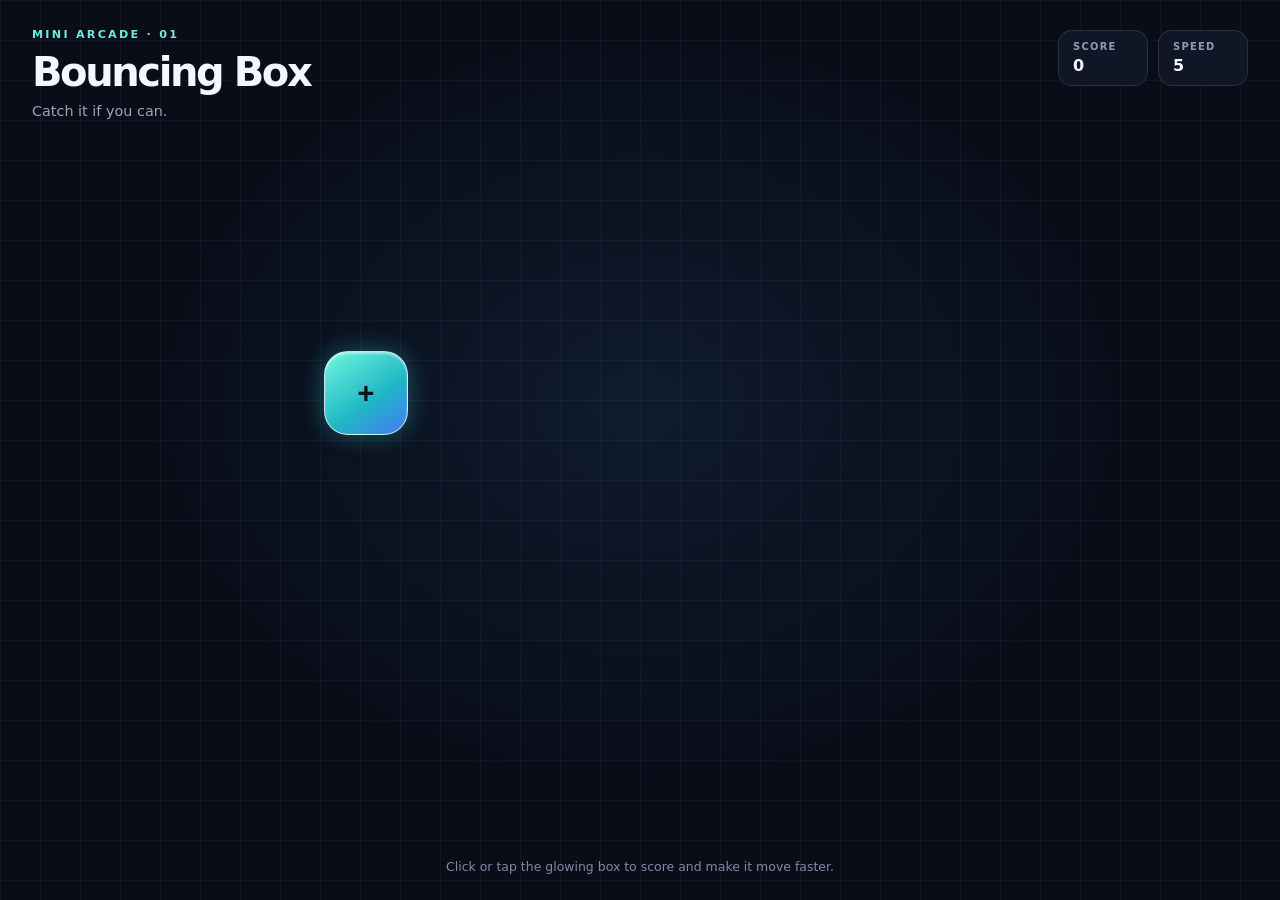
<file: fsd-projects/bouncing-box/index.html>
<!DOCTYPE html>
<html>
  <head>
    <meta charset="utf-8" />
    <meta name="viewport" content="width=device-width, initial-scale=1" />
    <meta name="theme-color" content="#090d18" />
    <title>Bouncing Box — Arcade</title>
    <script src="jquery.min.js"></script>
    <style>
      * {
        box-sizing: border-box;
      }

      body {
        margin: 0;
        color: #f5f7ff;
        font-family: Inter, ui-sans-serif, system-ui, -apple-system, BlinkMacSystemFont, "Segoe UI", sans-serif;
      }

      .box {
        display: grid;
        width: 84px;
        height: 84px;
        place-items: center;
        border: 1px solid rgba(255, 255, 255, 0.7);
        border-radius: 24px;
        background: linear-gradient(145deg, #71f6dc, #20b8c5 58%, #4378f5);
        box-shadow: 0 0 25px rgba(48, 220, 220, 0.35), inset 0 2px 2px rgba(255, 255, 255, 0.45);
        color: #06121c;
        font-size: 1.8rem;
        font-weight: 850;
        cursor: pointer;
        user-select: none;
        position: absolute;
        touch-action: manipulation;
        transition: box-shadow 160ms ease, filter 160ms ease;
        z-index: 1;
      }

      .box:hover {
        filter: brightness(1.12);
        box-shadow: 0 0 38px rgba(48, 220, 220, 0.6), inset 0 2px 2px rgba(255, 255, 255, 0.5);
      }

      .box:focus-visible {
        outline: 3px solid white;
        outline-offset: 5px;
      }

      .board {
        position: relative;
        width: 100%;
        height: 100vh;
        min-height: 420px;
        overflow: hidden;
        background:
          radial-gradient(ellipse at 50% 45%, rgba(35, 75, 120, 0.22), transparent 55%),
          linear-gradient(rgba(139, 173, 221, 0.055) 1px, transparent 1px),
          linear-gradient(90deg, rgba(139, 173, 221, 0.055) 1px, transparent 1px),
          #090d18;
        background-size: auto, 40px 40px, 40px 40px, auto;
      }

      .game-header {
        position: absolute;
        top: 28px;
        left: 32px;
        z-index: 2;
        pointer-events: none;
      }

      .eyebrow {
        margin: 0 0 8px;
        color: #73e8dd;
        font-size: 0.7rem;
        font-weight: 750;
        letter-spacing: 0.2em;
        text-transform: uppercase;
      }

      h1 {
        margin: 0;
        font-size: clamp(1.7rem, 4vw, 2.5rem);
        letter-spacing: -0.06em;
      }

      .subtitle {
        margin: 8px 0 0;
        color: #98a5bd;
        font-size: 0.9rem;
      }

      .game-stats {
        position: absolute;
        top: 30px;
        right: 32px;
        display: flex;
        gap: 10px;
        z-index: 2;
        pointer-events: none;
      }

      .stat {
        min-width: 90px;
        padding: 10px 14px;
        border: 1px solid rgba(155, 180, 218, 0.16);
        border-radius: 14px;
        background: rgba(18, 26, 43, 0.78);
        backdrop-filter: blur(12px);
      }

      .stat-label {
        display: block;
        margin-bottom: 4px;
        color: #8d9bb4;
        font-size: 0.62rem;
        font-weight: 700;
        letter-spacing: 0.13em;
        text-transform: uppercase;
      }

      .stat-value {
        color: #f5f7ff;
        font-size: 1rem;
        font-weight: 750;
      }

      .score-trigger {
        color: inherit;
        font: inherit;
        text-align: left;
        cursor: pointer;
        pointer-events: auto;
      }

      .score-trigger:hover {
        border-color: rgba(115, 232, 221, 0.55);
      }

      .score-trigger:focus-visible,
      .cheat-menu button:focus-visible,
      .cheat-menu input:focus-visible {
        outline: 2px solid #73e8dd;
        outline-offset: 3px;
      }

      .cheat-menu[hidden] {
        display: none;
      }

      .cheat-menu {
        position: absolute;
        top: 98px;
        right: 32px;
        z-index: 3;
        width: min(320px, calc(100vw - 40px));
        padding: 20px;
        border: 1px solid rgba(115, 232, 221, 0.28);
        border-radius: 18px;
        background: rgba(18, 26, 43, 0.96);
        box-shadow: 0 18px 55px rgba(0, 0, 0, 0.4);
        backdrop-filter: blur(16px);
      }

      .cheat-menu h2 {
        margin: 0;
        font-size: 1.05rem;
      }

      .cheat-description {
        margin: 7px 0 18px;
        color: #98a5bd;
        font-size: 0.8rem;
        line-height: 1.5;
      }

      .rate-label {
        display: flex;
        justify-content: space-between;
        margin-bottom: 8px;
        color: #dce5f6;
        font-size: 0.8rem;
        font-weight: 650;
      }

      .rate-label output {
        color: #73e8dd;
      }

      .cheat-menu input[type="range"] {
        width: 100%;
        accent-color: #54dece;
      }

      .cheat-actions {
        display: flex;
        gap: 8px;
        margin-top: 16px;
      }

      .cheat-menu button {
        min-height: 38px;
        padding: 0 12px;
        border: 1px solid rgba(155, 180, 218, 0.22);
        border-radius: 10px;
        background: rgba(38, 51, 75, 0.85);
        color: #f5f7ff;
        font: inherit;
        font-size: 0.8rem;
        font-weight: 700;
        cursor: pointer;
      }

      .cheat-menu button.primary {
        flex: 1;
        border-color: transparent;
        background: linear-gradient(100deg, #71f6dc, #498af5);
        color: #06121c;
      }

      .cheat-menu button:hover {
        filter: brightness(1.12);
      }

      .cheat-status {
        min-height: 1.2em;
        margin: 12px 0 0;
        color: #98a5bd;
        font-size: 0.75rem;
      }

      .game-hint {
        position: absolute;
        right: 32px;
        bottom: 26px;
        left: 32px;
        margin: 0;
        color: #7f8ba3;
        font-size: 0.78rem;
        text-align: center;
        pointer-events: none;
      }

      @media (max-width: 560px) {
        .game-header {
          top: 22px;
          left: 20px;
        }

        .game-stats {
          top: 116px;
          right: auto;
          left: 20px;
        }

        .cheat-menu {
          top: 184px;
          right: 20px;
        }

        .game-hint {
          right: 20px;
          bottom: 18px;
          left: 20px;
        }

        .box {
          width: 72px;
          height: 72px;
          border-radius: 21px;
        }
      }

      @media (prefers-reduced-motion: reduce) {
        .box {
          transition: none;
        }
      }
    </style>
  </head>

  <body class="board">
    <header class="game-header">
      <p class="eyebrow">Mini arcade · 01</p>
      <h1>Bouncing Box</h1>
      <p class="subtitle">Catch it if you can.</p>
    </header>
    <div class="game-stats" aria-live="polite">
      <button class="stat score-trigger" id="score-trigger" type="button" aria-label="Score. Double-click to open the secret cheat menu" title="Double-click for a secret">
        <span class="stat-label">Score</span>
        <span class="stat-value" id="score">0</span>
      </button>
      <div class="stat">
        <span class="stat-label">Speed</span>
        <span class="stat-value" id="speed">5</span>
      </div>
    </div>
    <section class="cheat-menu" id="cheat-menu" role="dialog" aria-labelledby="cheat-title" hidden>
      <h2 id="cheat-title">Secret cheat menu</h2>
      <p class="cheat-description">Let the game score for you. Choose how many points to earn per second.</p>
      <label class="rate-label" for="click-rate">
        <span>Auto-click rate</span>
        <output id="click-rate-value" for="click-rate">10 clicks/sec</output>
      </label>
      <input id="click-rate" type="range" min="1" max="999999999999999999" step="1" value="10" />
      <div class="cheat-actions">
        <button class="primary" id="auto-click-toggle" type="button">Start auto-clicking</button>
        <button id="cheat-close" type="button">Close</button>
      </div>
      <p class="cheat-status" id="cheat-status" aria-live="polite">Auto-clicking is off.</p>
    </section>
    <button class="box" type="button" aria-label="Catch the box to score a point">+</button>
    <p class="game-hint">Click or tap the glowing box to score and make it move faster.</p>

    <script>
      (function () {
        "use strict";
        /* global jQuery */

        //////////////////////////////////////////////////////////////////
        /////////////////// SETUP DO NOT DELETE //////////////////////////
        //////////////////////////////////////////////////////////////////

        var box = jQuery(".box"); // reference to the HTML .box element
        var board = jQuery(".board"); // reference to the HTML .board element
        var scoreDisplay = jQuery("#score");
        var speedDisplay = jQuery("#speed");
        var scoreTrigger = jQuery("#score-trigger");
        var cheatMenu = jQuery("#cheat-menu");
        var clickRate = jQuery("#click-rate");
        var clickRateValue = jQuery("#click-rate-value");
        var autoClickToggle = jQuery("#auto-click-toggle");
        var cheatClose = jQuery("#cheat-close");
        var cheatStatus = jQuery("#cheat-status");
        var autoClickTimer = null;

        // Update the box position about 60 times per second.
        setInterval(update, 16);

        // Every time the box is clicked, update the score and speed.
        box.on("click", handleBoxClick);
        scoreTrigger.on("dblclick", openCheatMenu);
        clickRate.on("input", updateClickRate);
        autoClickToggle.on("click", toggleAutoClick);
        cheatClose.on("click", closeCheatMenu);
        jQuery(window).on("keydown", function (event) {
          if (event.key === "Escape" && !cheatMenu.prop("hidden")) {
            closeCheatMenu();
            scoreTrigger.trigger("focus");
          }
        });

        //////////////////////////////////////////////////////////////////
        /////////////////// YOUR CODE BELOW HERE /////////////////////////
        //////////////////////////////////////////////////////////////////

        // TODO 2 - Variable declarations
        var positionX = 56;
        var positionY = 150;
        var points = 0;
        var speed = 5;
        var velocityX = 4;
        var velocityY = 3;

        function openCheatMenu() {
          cheatMenu.prop("hidden", false);
          clickRate.trigger("focus");
        }

        function closeCheatMenu() {
          cheatMenu.prop("hidden", true);
        }

        function updateClickRate() {
          var clicksPerSecond = Number(clickRate.val());
          clickRateValue.text(clicksPerSecond + " clicks/sec");

          if (autoClickTimer !== null) {
            clearInterval(autoClickTimer);
            startAutoClicking(clicksPerSecond);
          }
        }

        function startAutoClicking(clicksPerSecond) {
          autoClickTimer = setInterval(handleBoxClick, Math.max(10, 1000 / clicksPerSecond));
          autoClickToggle.text("Stop auto-clicking");
          cheatStatus.text("Auto-clicking at up to " + clicksPerSecond + " clicks/sec.");
        }

        function toggleAutoClick() {
          if (autoClickTimer !== null) {
            clearInterval(autoClickTimer);
            autoClickTimer = null;
            autoClickToggle.text("Start auto-clicking");
            cheatStatus.text("Auto-clicking is off.");
            return;
          }

          startAutoClicking(Number(clickRate.val()));
        }

        /**
         * Move the box in two dimensions and reverse its direction at each edge.
         */
        function update() {
          var maxX = Math.max(0, board.innerWidth() - box.outerWidth());
          var maxY = Math.max(0, board.innerHeight() - box.outerHeight());

          positionX += velocityX;
          positionY += velocityY;

          if (positionX >= maxX) {
            positionX = maxX;
            velocityX = -Math.abs(velocityX);
          } else if (positionX <= 0) {
            positionX = 0;
            velocityX = Math.abs(velocityX);
          }

          if (positionY >= maxY) {
            positionY = maxY;
            velocityY = -Math.abs(velocityY);
          } else if (positionY <= 0) {
            positionY = 0;
            velocityY = Math.abs(velocityY);
          }

          box.css({ left: positionX, top: positionY });
        }

        /**
         * Each successful catch adds a point and increases the box's velocity.
         */
        function handleBoxClick() {
          points++;
          speed = 5 + points * 0.6;

          var currentSpeed = Math.sqrt(velocityX * velocityX + velocityY * velocityY);
          velocityX = (velocityX / currentSpeed) * speed;
          velocityY = (velocityY / currentSpeed) * speed;

          scoreDisplay.text(points);
          speedDisplay.text(speed.toFixed(1));
          box.text(points);
        }

        jQuery(window).on("resize", function () {
          positionX = Math.min(positionX, Math.max(0, board.innerWidth() - box.outerWidth()));
          positionY = Math.min(positionY, Math.max(0, board.innerHeight() - box.outerHeight()));
          box.css({ left: positionX, top: positionY });
        });

        box.css({ left: positionX, top: positionY });
      })();
    </script>
  </body>
</html>
</file>
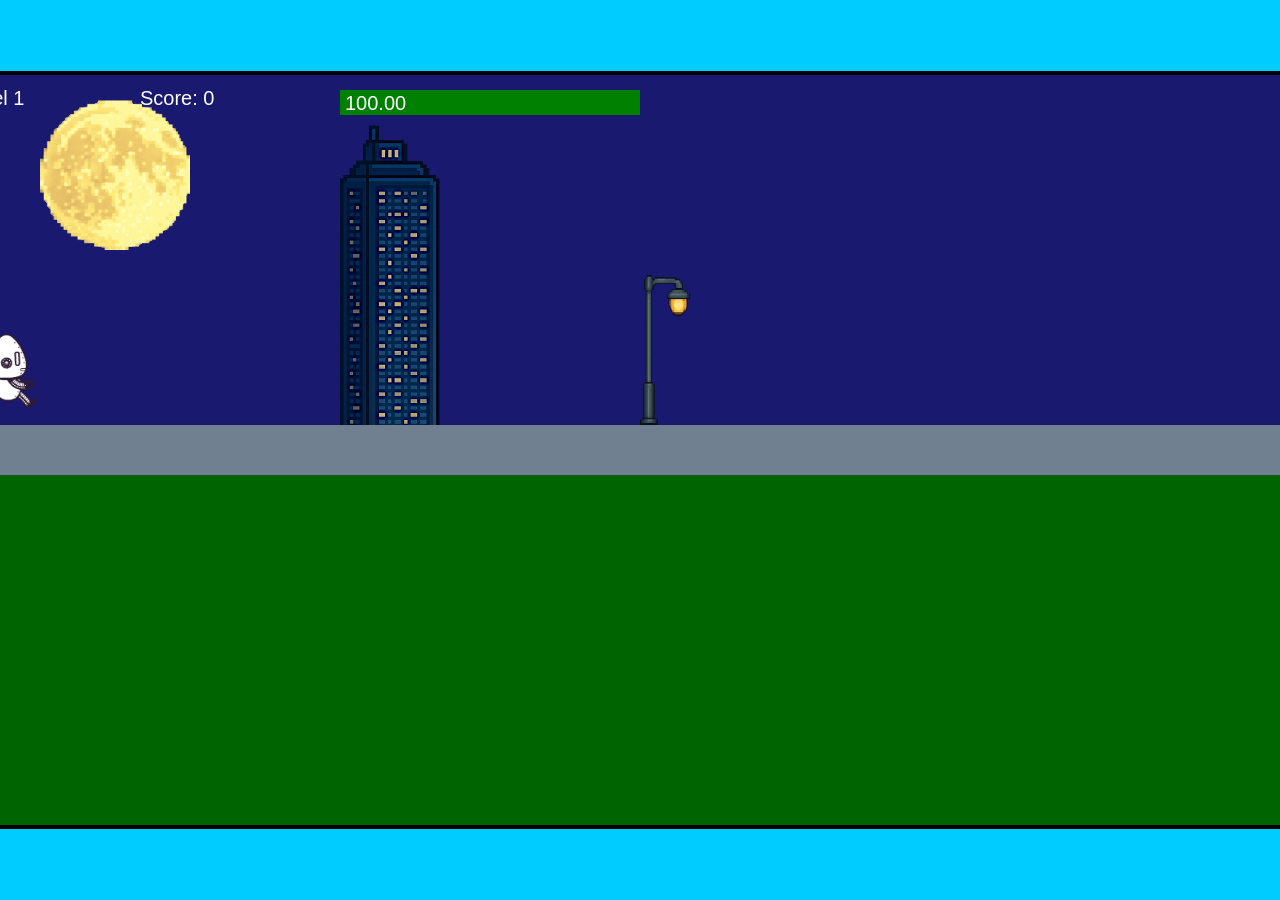
<file: fsd-projects/runtime/index.html>
<!DOCTYPE html>
<html lang="en">
  <head>
    <meta charset="UTF-8" />
    <meta name="viewport" content="width=device-width, initial-scale=1.0" />
    <title>Runtime Neo</title>
    <link rel="stylesheet" href="runtime.css" />
    <script src="https://code.jquery.com/jquery-3.1.0.js"></script>
    <script src="setup.js"></script>
    <script src="levels.js"></script>
    <script src="scenery.js"></script>
    <script src="student.js"></script>
    <script src="main.js"></script>
  </head>
  <body id="body">
    <canvas id="gameCanvas" width="1400" height="750"></canvas>
    <img id="player" src="images/halle.png" />
    <img id="projectile" src="images/projectile.png" />
    <img id="basicPlatform" src="images/interactable/basicPlatform.png" />
    <img id="spikes" src="images/interactable/spikes.png" />
    <img id="bug" src="images/interactable/bug.png" />
    <img id="healthUp" src="images/interactable/healthUp.png" />
    <img id="flag" src="images/interactable/flag.png" />
    <img id="moon" src="images/backgrounds/moon.png" />
    <img id="building" src="images/backgrounds/building.png" />
    <img id="lamp" src="images/backgrounds/lamp.png" />
  </body>
</html>
</file>
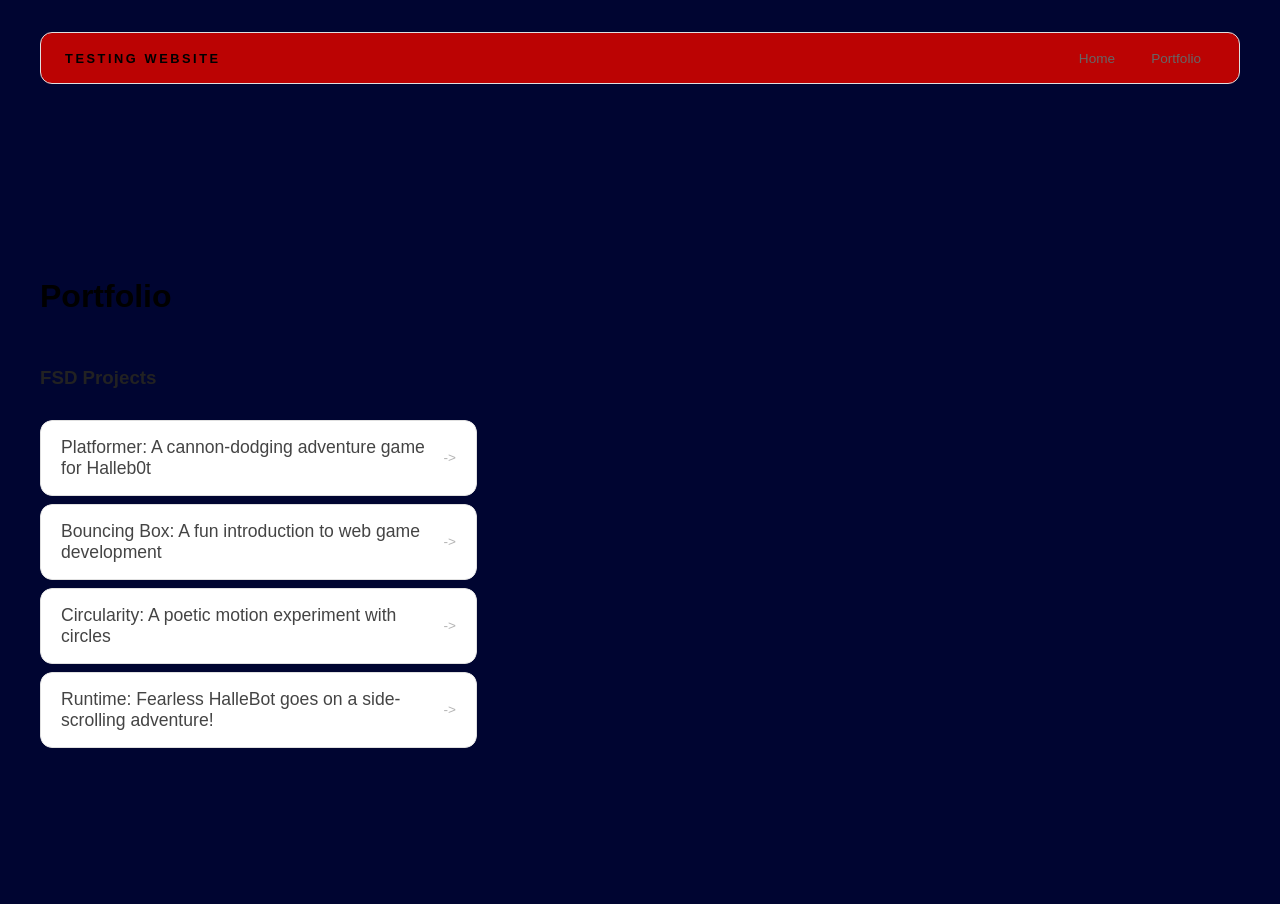
<file: portfolio.html>
<!DOCTYPE html>
<html>

<head>
  <title>Testing Website</title>
  <link rel="stylesheet" href="style.css" />
</head>

<body>
  <!-- All content goes here -->
  <div id="all-contents">
    <nav>
      <h1>Testing Website</h1>
      <ul id="nav-ul">
        <li class="nav-li"><a href="index.html">Home</a></li>
        <li class="nav-li"><a href="portfolio.html">Portfolio</a></li>
      </ul>
    </nav>

    <main>
      <div class="content">
        <h1>Portfolio</h1>
        <h3>FSD Projects</h3>
        <ul id="portfolio">
          <li><a href="fsd-projects/platformer/">Platformer: A cannon-dodging adventure game for Halleb0t</a></li>
          <li><a href="fsd-projects/bouncing-box/">Bouncing Box: A fun introduction to web game development</a></li>
          <li><a href="fsd-projects/circularity/">Circularity: A poetic motion experiment with circles</a></li>
          <li><a href="fsd-projects/runtime/">Runtime: Fearless HalleBot goes on a side-scrolling adventure!</a></li>
        </ul>
        <!-- ASD Projects will go here -->
      </div>
    </main>
  </div>
</body>

</html>
</file>
<file: fsd-projects/runtime/runtime.css>
/* runtime.css */
/* Styles for Runtime Neo auto-runner game */

img {
  display: none;
}

#gameCanvas {
  position: absolute;
  border: 4px solid #000;
  top: 50%;
  left: 50%;
  transform: translate(-50%, -50%);
}

body {
  margin: 0;
  background-color: #00ccff;
  font-family: Arial, sans-serif;
  text-align: center;
  overflow: hidden;
}
</file>
<file: style.css>
* {
  box-sizing: border-box;
}

body {
  margin: 0;
  background: #000531;
  color: #222;
  font-family: "Helvetica Neue", Arial, sans-serif;
}

#all-contents {
  max-width: 1500px;
  min-height: 100vh;
  margin: 0 auto;
  padding: 32px 40px;
}
main {
  display: grid;
  grid-template-columns: minmax(220px, 1fr) minmax(420px, 1.6fr);
  align-items: center;
  min-height: calc(100vh - 160px);
  gap: clamp(32px, 5vw, 80px);
}

.sidebar {
  width: 100%;
}

.content {
  display: flex;
  flex-direction: column;
  align-items: flex-start;
  gap: 12px;
}
h2 {
  margin: 0;
  font-size: clamp(4rem, 10vw, 7rem);
  line-height: 0.9;
  font-weight: 900;
  letter-spacing: -0.04em;
  text-transform: uppercase;
  color: #ff0000;
}

.content > p {
  margin: 0;
  color: #0431fc;
  font-size: 0.9rem;
  text-transform: uppercase;
  letter-spacing: 0.15em;
  line-height: 1.4;
}
#interests {
  margin-top: 32px;
  width: 100%;
}

#interests h3 {
  margin: 0 0 12px;
  font-size: 0.75rem;
  font-weight: 700;
  text-transform: uppercase;
  letter-spacing: 0.2em;
  color: #aaa;
}

#interests ul {
  list-style: none;
  margin: 0;
  padding: 0;
  display: flex;
  flex-wrap: wrap;
  gap: 8px;
}

#interests li {
  color: #22fca1;
  font-size: 1rem;
  font-weight: 600;
  padding: 10px 20px;
  background: #fff;
  border: 1px solid #f87b7b;
  border-radius: 100px;
  transition:
    background 0.25s ease,
    color 0.25s ease,
    transform 0.25s ease;
  cursor: default;
}

#interests li:hover {
  background: #000;
  color: #fff;
  border-color: #000;
  transform: translateY(-2px);
}
.sidebar-img {
  width: 100%;
  max-width: 760px;
  aspect-ratio: 3 / 4;
  object-fit: cover;
  display: block;
  border-radius: 50px;
  filter: grayscale(100%);
  box-shadow: 0 8px 30px rgba(0, 0, 0, 0.12);
  transition:
    filter 0.4s ease,
    transform 0.4s ease,
    box-shadow 0.4s ease;
}

.sidebar-img:hover {
  filter: grayscale(0%);
  transform: translateY(-4px);
  box-shadow: 0 16px 40px rgba(0, 0, 0, 0.18);
}
nav {
  display: flex;
  justify-content: space-between;
  align-items: center;
  margin-bottom: 48px;
  padding: 16px 24px;
  background: #bb0303;
  border: 1px solid #e0e0e0;
  border-radius: 12px;
}

nav h1 {
  margin: 0;
  font-size: 0.8rem;
  font-weight: 700;
  text-transform: uppercase;
  letter-spacing: 0.2em;
  color: #000;
}

#nav-ul {
  list-style: none;
  display: flex;
  gap: 8px;
  margin: 0;
  padding: 0;
}

.nav-li a {
  color: #666;
  text-decoration: none;
  font-size: 0.85rem;
  font-weight: 500;
  padding: 6px 14px;
  border-radius: 8px;
  transition:
    background 0.25s ease,
    color 0.25s ease;
}

.nav-li a:hover {
  background: #000;
  color: #fff;
}
/* Portfolio styles */
.content h1 {
  color: black;
}

#portfolio {
  list-style: none;
  margin: 0;
  padding: 0;
  width: 100%;
  display: flex;
  flex-direction: column;
  gap: 8px;
}

#portfolio li {
  border-radius: 12px;
  overflow: hidden;
}

#portfolio a {
  display: flex;
  justify-content: space-between;
  align-items: center;
  text-decoration: none;
  color: #444;
  padding: 16px 20px;
  font-size: 1.1rem;
  font-weight: 500;
  background: #fff;
  border: 1px solid #e0e0e0;
  border-radius: 12px;
  transition: background 0.25s ease, color 0.25s ease, transform 0.25s ease;
}

#portfolio a:hover {
  background: #000;
  color: #fff;
  transform: translateX(4px);
}

#portfolio a::after {
  content: "->";
  font-size: 0.85rem;
  opacity: 0.4;
  transition: opacity 0.25s ease;
  white-space: nowrap;
}

#portfolio a:hover::after {
  opacity: 1;
}
</file>
